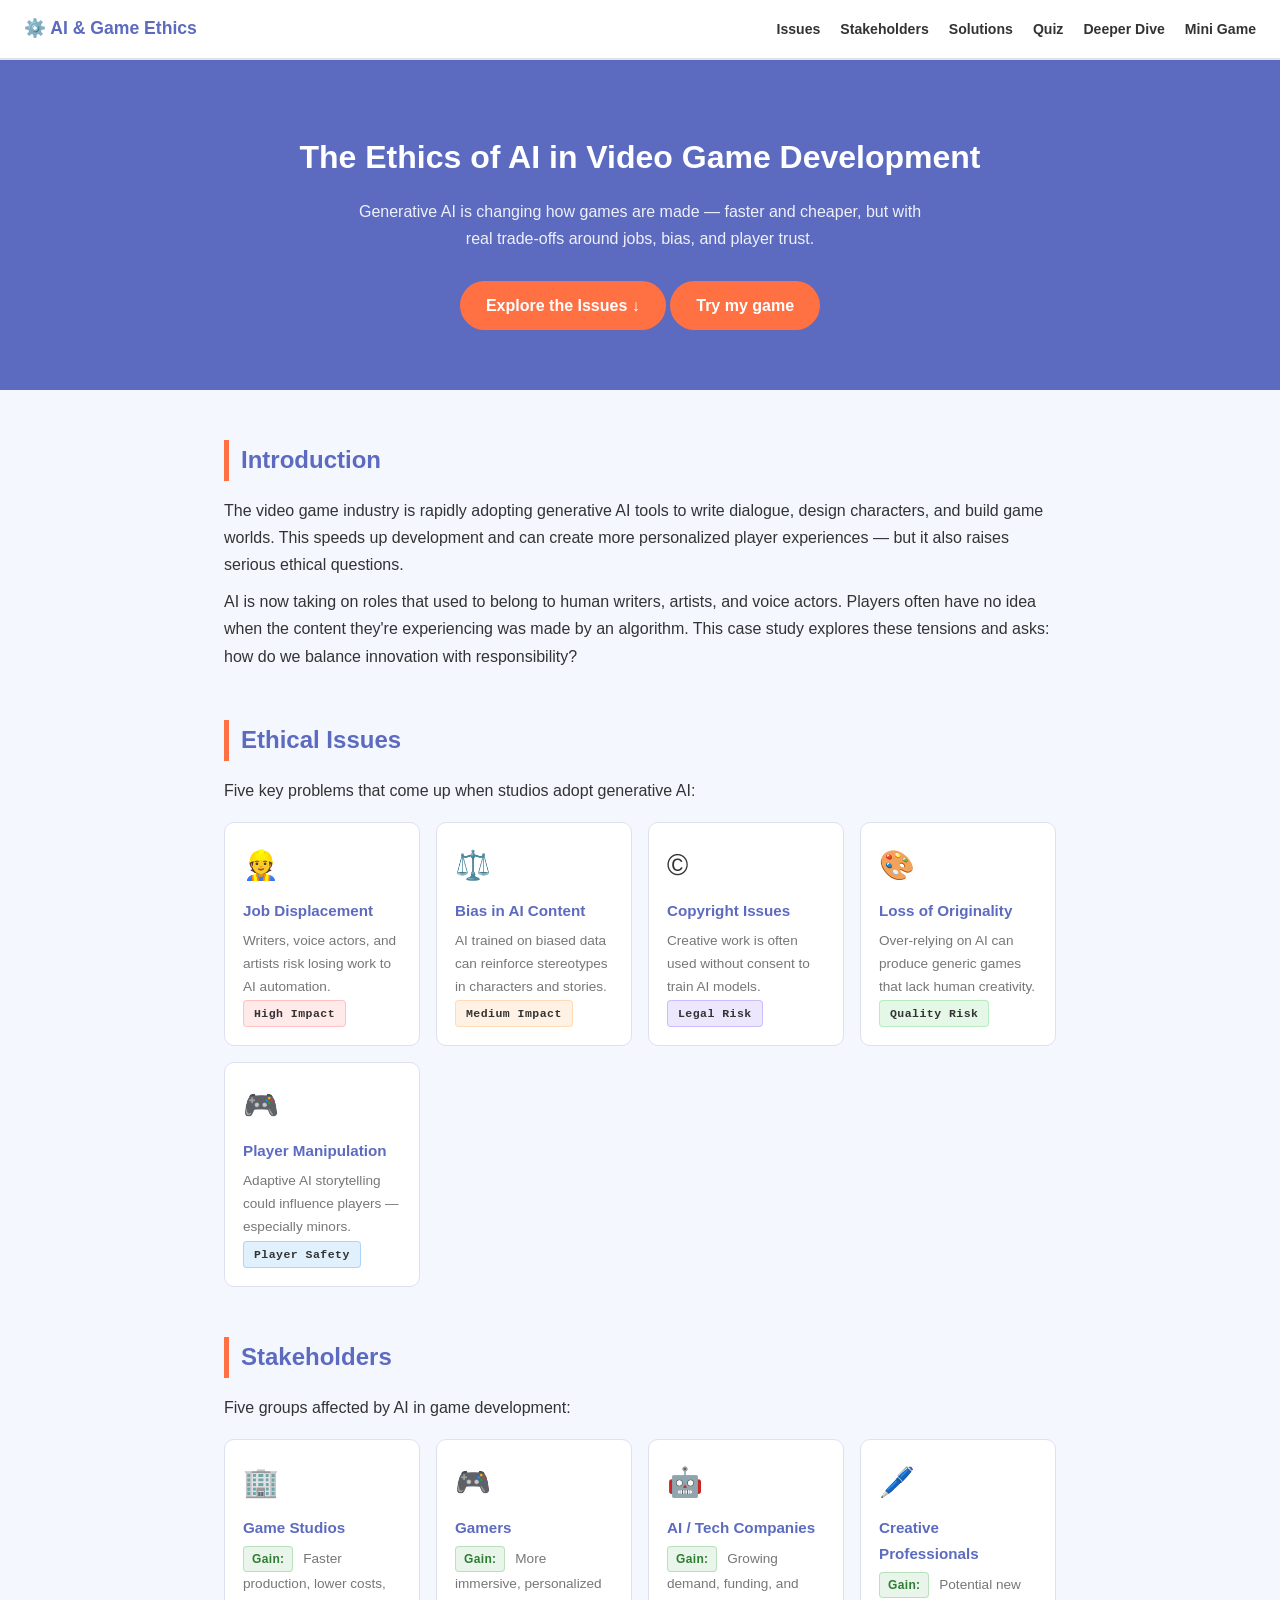
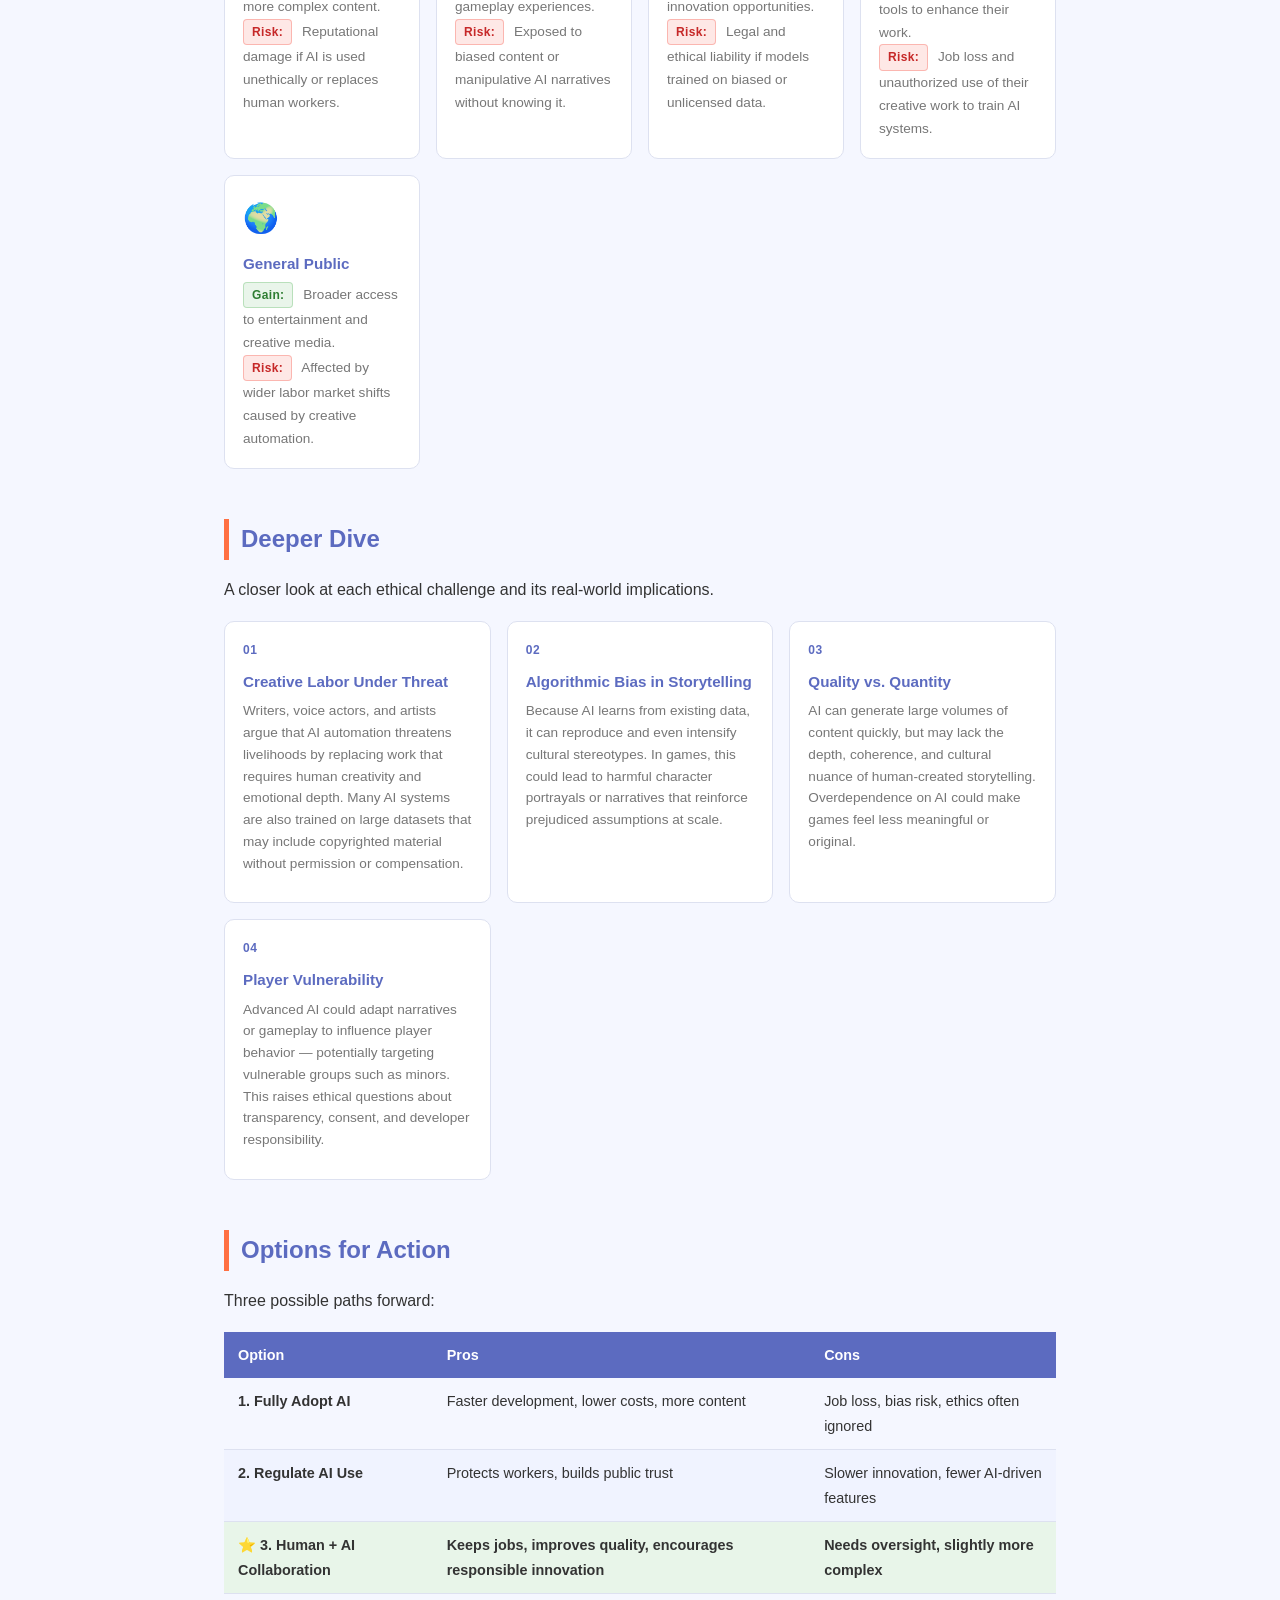
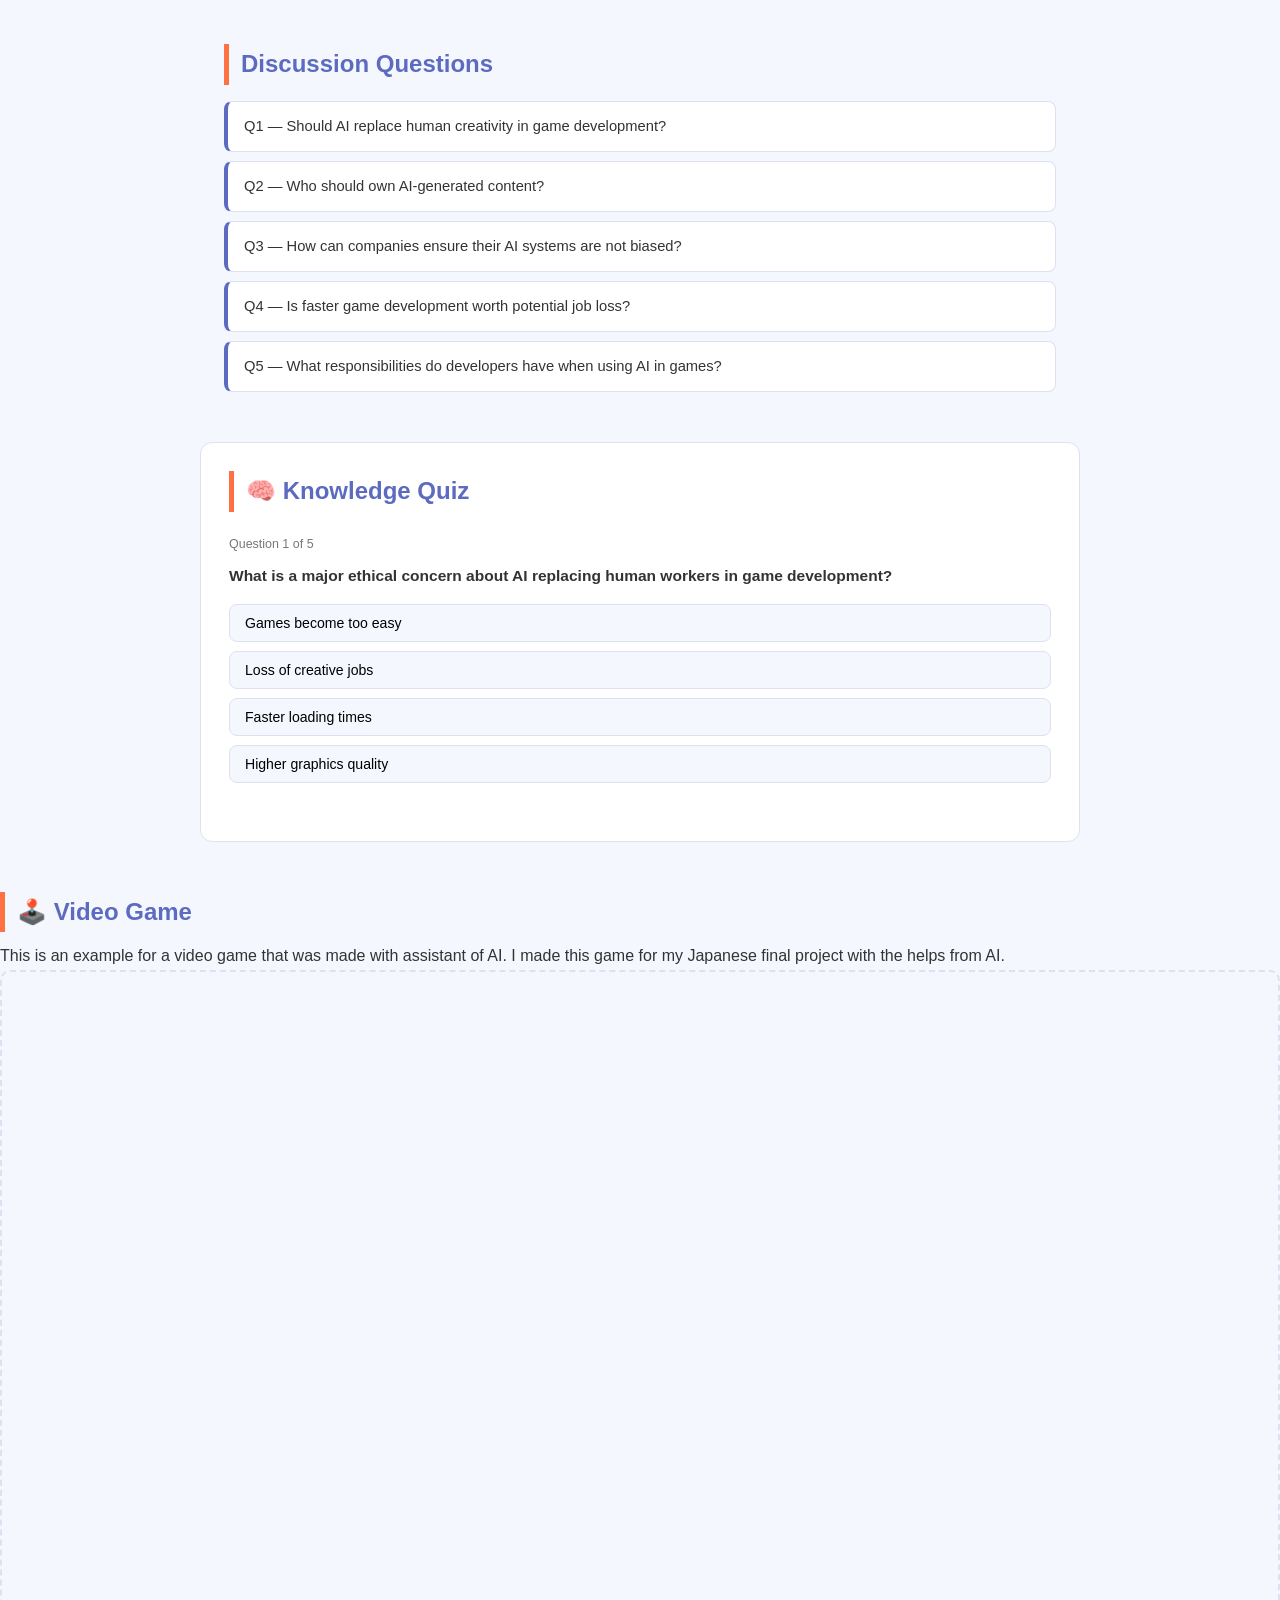
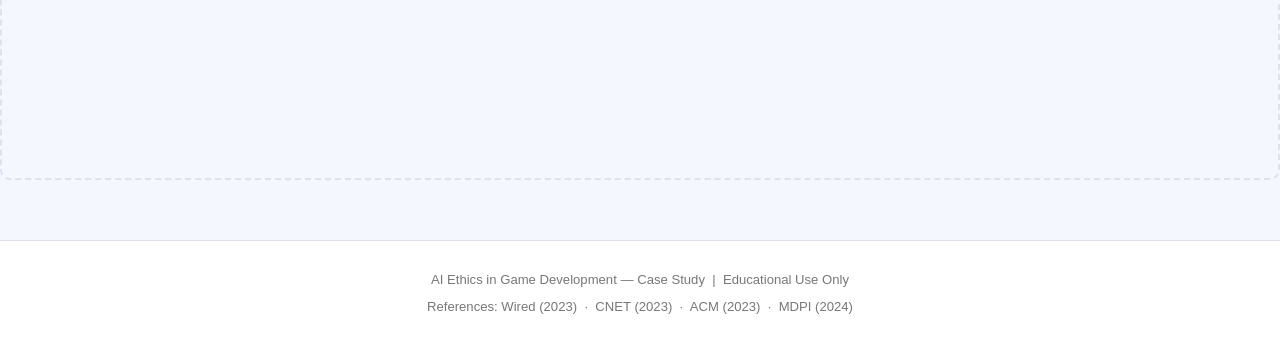
<file: index.html>
<!DOCTYPE html>
<html lang="en">
<head>
  <meta charset="UTF-8" />
  <meta name="viewport" content="width=device-width, initial-scale=1.0" />
  <title>AI Ethics in Game Development</title>

  <link href="style.css" rel="stylesheet" />
</head>
<body>

  <!-- NAVIGATION BAR -->
  <nav>
    <a href="#" class="nav-logo">⚙️ AI & Game Ethics</a>
    <ul class="nav-links">
      <li><a href="#issues">Issues</a></li>
      <li><a href="#stakeholders">Stakeholders</a></li>
      <li><a href="#solutions">Solutions</a></li>
      <li><a href="#quiz">Quiz</a></li>
      <li><a href="#deep-dive">Deeper Dive</a></li>
      <li><a href="game.html">Mini Game</a></li>
    </ul>
  </nav>


  <!-- BANNER -->
  <div class="banner">
    <h1>The Ethics of AI in Video Game Development</h1>
    <p>
      Generative AI is changing how games are made — faster and cheaper, but with
      real trade-offs around jobs, bias, and player trust.
    </p>
    <a href="#issues" class="banner-btn">Explore the Issues ↓</a>
    <a href="game.html" class="banner-btn">Try my game</a>
  </div>


  <!-- INTRODUCTION -->
  <section id="intro">
    <h2>Introduction</h2>
    <p>
      The video game industry is rapidly adopting generative AI tools to write dialogue,
      design characters, and build game worlds. This speeds up development and can create
      more personalized player experiences — but it also raises serious ethical questions.
    </p>
    <p>
      AI is now taking on roles that used to belong to human writers, artists, and voice
      actors. Players often have no idea when the content they're experiencing was made by
      an algorithm. This case study explores these tensions and asks: how do we balance
      innovation with responsibility?
    </p>
  </section>


  <!-- ETHICAL ISSUES -->
  <section id="issues">
    <h2>Ethical Issues</h2>
    <p>Five key problems that come up when studios adopt generative AI:</p>
    <div class="card-grid">
      <div class="card">
        <div class="icon">👷</div>
        <h3>Job Displacement</h3>
        <p>Writers, voice actors, and artists risk losing work to AI automation.</p>
        <span class="feature-tag tag-red">High Impact</span>
      </div>
      <div class="card">
        <div class="icon">⚖️</div>
        <h3>Bias in AI Content</h3>
        <p>AI trained on biased data can reinforce stereotypes in characters and stories.</p>
        <span class="feature-tag tag-orange">Medium Impact</span>
      </div>
      <div class="card">
        <div class="icon">©️</div>
        <h3>Copyright Issues</h3>
        <p>Creative work is often used without consent to train AI models.</p>
        <span class="feature-tag tag-purple">Legal Risk</span>
      </div>
      <div class="card">
        <div class="icon">🎨</div>
        <h3>Loss of Originality</h3>
        <p>Over-relying on AI can produce generic games that lack human creativity.</p>
        <span class="feature-tag tag-green">Quality Risk</span>
      </div>
      <div class="card">
        <div class="icon">🎮</div>
        <h3>Player Manipulation</h3>
        <p>Adaptive AI storytelling could influence players — especially minors.</p>
        <span class="feature-tag tag-blue">Player Safety</span>
      </div>
    </div>
  </section>


  <!-- STAKEHOLDERS -->
  <section id="stakeholders">
    <h2>Stakeholders</h2>
    <p>Five groups affected by AI in game development:</p>
    <div class="card-grid">
      <div class="card">
        <div class="icon">🏢</div>
        <h3>Game Studios</h3>
        <p><span class="label gain">Gain:</span> Faster production, lower costs, more complex content.</p>
        <p><span class="label risk">Risk:</span> Reputational damage if AI is used unethically or replaces human workers.</p>
      </div>
      <div class="card">
        <div class="icon">🎮</div>
        <h3>Gamers</h3>
        <p><span class="label gain">Gain:</span> More immersive, personalized gameplay experiences.</p>
        <p><span class="label risk">Risk:</span> Exposed to biased content or manipulative AI narratives without knowing it.</p>
      </div>
      <div class="card">
        <div class="icon">🤖</div>
        <h3>AI / Tech Companies</h3>
        <p><span class="label gain">Gain:</span> Growing demand, funding, and innovation opportunities.</p>
        <p><span class="label risk">Risk:</span> Legal and ethical liability if models trained on biased or unlicensed data.</p>
      </div>
      <div class="card">
        <div class="icon">🖊️</div>
        <h3>Creative Professionals</h3>
        <p><span class="label gain">Gain:</span> Potential new tools to enhance their work.</p>
        <p><span class="label risk">Risk:</span> Job loss and unauthorized use of their creative work to train AI systems.</p>
      </div>
      <div class="card">
        <div class="icon">🌍</div>
        <h3>General Public</h3>
        <p><span class="label gain">Gain:</span> Broader access to entertainment and creative media.</p>
        <p><span class="label risk">Risk:</span> Affected by wider labor market shifts caused by creative automation.</p>
      </div>
    </div>
  </section>


  <!-- DEEP DIVE -->
  <section class="deep-dive-section" id="deep-dive">
    <div class="deep-dive-inner">
        <div class="section-header reveal">
            <h2>Deeper Dive</h2>
            <p>A closer look at each ethical challenge and its real-world implications.</p>
        </div>
        <div class="deep-dive-grid">
            <div class="dd-card reveal">
                <div class="dd-number">01</div>
                <h4>Creative Labor Under Threat</h4>
                <p>Writers, voice actors, and artists argue that AI automation threatens livelihoods by replacing work that requires human creativity and emotional depth. Many AI systems are also trained on large datasets that may include copyrighted material without permission or compensation.</p>
            </div>
            <div class="dd-card reveal">
                <div class="dd-number">02</div>
                <h4>Algorithmic Bias in Storytelling</h4>
                <p>Because AI learns from existing data, it can reproduce and even intensify cultural stereotypes. In games, this could lead to harmful character portrayals or narratives that reinforce prejudiced assumptions at scale.</p>
            </div>
            <div class="dd-card reveal">
                <div class="dd-number">03</div>
                <h4>Quality vs. Quantity</h4>
                <p>AI can generate large volumes of content quickly, but may lack the depth, coherence, and cultural nuance of human-created storytelling. Overdependence on AI could make games feel less meaningful or original.</p>
            </div>
            <div class="dd-card reveal">
                <div class="dd-number">04</div>
                <h4>Player Vulnerability</h4>
                <p>Advanced AI could adapt narratives or gameplay to influence player behavior — potentially targeting vulnerable groups such as minors. This raises ethical questions about transparency, consent, and developer responsibility.</p>
            </div>
        </div>
    </div>
</section>


  <!-- SOLUTIONS -->
  <section id="solutions">
    <h2>Options for Action</h2>
    <p>Three possible paths forward:</p>
    <table class="options-table">
      <thead>
        <tr>
          <th>Option</th>
          <th>Pros</th>
          <th>Cons</th>
        </tr>
      </thead>
      <tbody>
        <tr>
          <td><strong>1. Fully Adopt AI</strong></td>
          <td>Faster development, lower costs, more content</td>
          <td>Job loss, bias risk, ethics often ignored</td>
        </tr>
        <tr>
          <td><strong>2. Regulate AI Use</strong></td>
          <td>Protects workers, builds public trust</td>
          <td>Slower innovation, fewer AI-driven features</td>
        </tr>
        <tr class="best">
          <td>⭐ <strong>3. Human + AI Collaboration</strong></td>
          <td>Keeps jobs, improves quality, encourages responsible innovation</td>
          <td>Needs oversight, slightly more complex</td>
        </tr>
      </tbody>
    </table>
  </section>


  <!-- DISCUSSION QUESTIONS -->
  <section id="discussion">
    <h2>Discussion Questions</h2>
    <ul class="q-list">
      <li>Q1 — Should AI replace human creativity in game development?</li>
      <li>Q2 — Who should own AI-generated content?</li>
      <li>Q3 — How can companies ensure their AI systems are not biased?</li>
      <li>Q4 — Is faster game development worth potential job loss?</li>
      <li>Q5 — What responsibilities do developers have when using AI in games?</li>
    </ul>
  </section>


  <!-- QUIZ -->
  <div id="quiz">
    <h2>🧠 Knowledge Quiz</h2>

    <div class="quiz-q active">
      <div class="quiz-progress">Question 1 of 5</div>
      <p class="question">What is a major ethical concern about AI replacing human workers in game development?</p>
      <ul class="answer-list">
        <li><button data-correct="false">Games become too easy</button></li>
        <li><button data-correct="true">Loss of creative jobs</button></li>
        <li><button data-correct="false">Faster loading times</button></li>
        <li><button data-correct="false">Higher graphics quality</button></li>
      </ul>
      <div class="q-feedback"></div>
      <button class="next-btn">Next →</button>
    </div>

    <div class="quiz-q">
      <div class="quiz-progress">Question 2 of 5</div>
      <p class="question">Why is bias in AI-generated content a problem?</p>
      <ul class="answer-list">
        <li><button data-correct="false">It makes games run slower</button></li>
        <li><button data-correct="false">It increases development costs</button></li>
        <li><button data-correct="false">It removes sound effects</button></li>
        <li><button data-correct="true">It can reinforce stereotypes in characters and stories</button></li>
      </ul>
      <div class="q-feedback"></div>
      <button class="next-btn">Next →</button>
    </div>

    <div class="quiz-q">
      <div class="quiz-progress">Question 3 of 5</div>
      <p class="question">What is a balanced approach to using AI in game development?</p>
      <ul class="answer-list">
        <li><button data-correct="false">Completely banning AI</button></li>
        <li><button data-correct="false">Letting AI do everything</button></li>
        <li><button data-correct="true">Combining AI with human creativity</button></li>
        <li><button data-correct="false">Ignoring ethical concerns</button></li>
      </ul>
      <div class="q-feedback"></div>
      <button class="next-btn">Next →</button>
    </div>

    <div class="quiz-q">
      <div class="quiz-progress">Question 4 of 5</div>
      <p class="question">What is one major way AI is used in modern video games?</p>
      <ul class="answer-list">
        <li><button data-correct="false">Only fixing bugs</button></li>
        <li><button data-correct="true">Generating dialogue and storylines</button></li>
        <li><button data-correct="false">Designing hardware</button></li>
        <li><button data-correct="false">Managing internet connections</button></li>
      </ul>
      <div class="q-feedback"></div>
      <button class="next-btn">Next →</button>
    </div>

    <div class="quiz-q">
      <div class="quiz-progress">Question 5 of 5</div>
      <p class="question">Which group is most at risk due to AI in game development?</p>
      <ul class="answer-list">
        <li><button data-correct="false">Internet providers</button></li>
        <li><button data-correct="false">Game console manufacturers</button></li>
        <li><button data-correct="true">Creative professionals (writers, artists, voice actors)</button></li>
        <li><button data-correct="false">Players only</button></li>
      </ul>
      <div class="q-feedback"></div>
      <button class="next-btn">See Results →</button>
    </div>

    <div id="quiz-results">
      <div class="result-emoji" id="result-emoji">🎉</div>
      <div class="result-score" id="result-score">0 / 5</div>
      <p id="result-msg"></p>
      <button id="retake-btn">Retake Quiz</button>
    </div>
  </div>


  <!-- MINI GAME -->
  <div id="mini-game">
    <h2>🕹️ Video Game</h2>
    <p>This is an example for a video game that was made with assistant of AI. I made this game for my Japanese final project with the helps from AI.</p>
  <!-- Game hosted on Itch.io from my other project -->
    <div id="game-area">
      <iframe frameborder="0"
      src="https://itch.io/embed-upload/13663703?color=f2d8d8" 
      allowfullscreen="" width="100%" height="100%">
      <a href="https://jvee313107.itch.io/momotarou-the-last-guardian">
        Play Momotarou: The Last Guardian on itch.io</a>
      </iframe>
    </div>
  </div>


  <!-- FOOTER -->
  <footer>
    <p>AI Ethics in Game Development — Case Study &nbsp;|&nbsp; Educational Use Only</p>
    <p>References: Wired (2023) &nbsp;·&nbsp; CNET (2023) &nbsp;·&nbsp; ACM (2023) &nbsp;·&nbsp; MDPI (2024)</p>
  </footer>


  <!-- JAVASCRIPT -->
  <script>
    /* ---- QUIZ LOGIC ---- */
    const quizQuestions = document.querySelectorAll('.quiz-q');
    const quizResults   = document.getElementById('quiz-results');
    let quizScore = 0;

    function resetQuiz() {
      quizScore = 0;
      quizResults.style.display = 'none';
      quizQuestions.forEach((q, i) => {
        q.classList.toggle('active', i === 0);
        q.querySelectorAll('button[data-correct]').forEach(btn => {
          btn.disabled = false;
          btn.className = '';
        });
        q.querySelector('.q-feedback').textContent = '';
        q.querySelector('.q-feedback').className = 'q-feedback';
        q.querySelector('.next-btn').style.display = 'none';
      });
    }

    quizQuestions.forEach((q, qi) => {
      const buttons  = q.querySelectorAll('button[data-correct]');
      const feedback = q.querySelector('.q-feedback');
      const nextBtn  = q.querySelector('.next-btn');

      buttons.forEach(btn => {
        btn.addEventListener('click', () => {
          buttons.forEach(b => b.disabled = true);
          const correct = btn.dataset.correct === 'true';
          if (correct) {
            btn.classList.add('correct');
            feedback.textContent = '✓ Correct!';
            feedback.className = 'q-feedback correct';
            quizScore++;
          } else {
            btn.classList.add('wrong');
            feedback.textContent = '✗ Not quite!';
            feedback.className = 'q-feedback wrong';
            buttons.forEach(b => { if (b.dataset.correct === 'true') b.classList.add('correct'); });
          }
          nextBtn.style.display = 'inline-block';
        });
      });

      nextBtn.addEventListener('click', () => {
        if (qi + 1 < quizQuestions.length) {
          q.classList.remove('active');
          quizQuestions[qi + 1].classList.add('active');
        } else {
          quizQuestions.forEach(q => q.classList.remove('active'));
          document.getElementById('result-emoji').textContent =
            quizScore === 5 ? '🏆' : quizScore >= 3 ? '🎉' : '📚';
          document.getElementById('result-score').textContent = quizScore + ' / 5';
          document.getElementById('result-msg').textContent =
            quizScore === 5 ? 'Perfect! You know your AI ethics.' :
            quizScore >= 3 ? 'Good job! Review any you missed.' :
            'Keep studying — re-read the sections above and try again!';
          quizResults.style.display = 'block';
        }
      });
    });

    document.getElementById('retake-btn').addEventListener('click', resetQuiz);
    resetQuiz();
  </script>

</body>
</html>
</file>
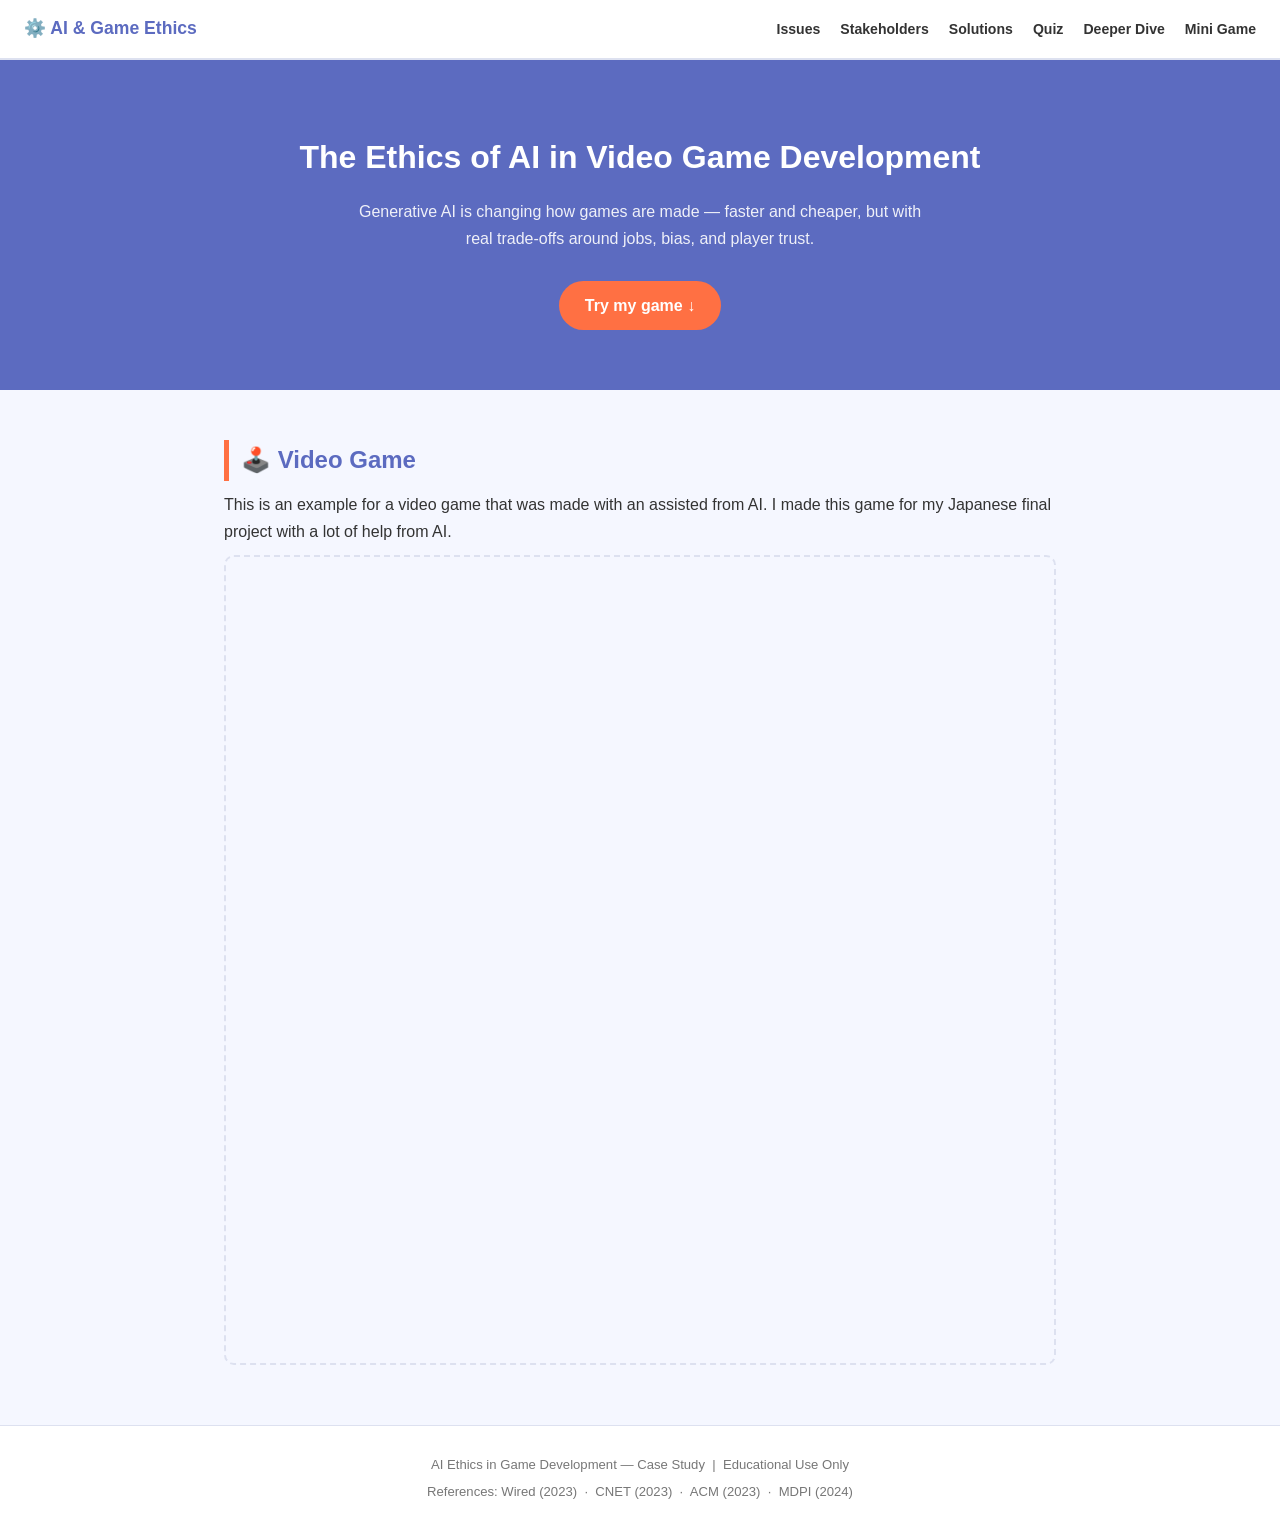
<file: game.html>
<!DOCTYPE html>
<html lang="en">
<head>
  <meta charset="UTF-8" />
  <meta name="viewport" content="width=device-width, initial-scale=1.0" />
  <title>AI Ethics in Game Development</title>

  <link href="style.css" rel="stylesheet" />
</head>
<body>

  <!-- NAVIGATION BAR -->
  <nav>
    <a href="index.html" class="nav-logo">⚙️ AI & Game Ethics</a>
    <ul class="nav-links">
      <li><a href="index.html#issues">Issues</a></li>
      <li><a href="index.html#stakeholders">Stakeholders</a></li>
      <li><a href="index.html#solutions">Solutions</a></li>
      <li><a href="index.html#quiz" >Quiz</a></li>
      <li><a href="index.html#deep-dive">Deeper Dive</a></li>
      <li><a href="game.html#game">Mini Game</a></li>
    </ul>
  </nav>


  <!-- BANNER -->
  <div class="banner">
    <h1>The Ethics of AI in Video Game Development</h1>
    <p>
      Generative AI is changing how games are made — faster and cheaper, but with
      real trade-offs around jobs, bias, and player trust.
    </p>
    <a href="#game" class="banner-btn">Try my game ↓</a>
  </div>

  <!-- MINI GAME -->
<section id="game">
  <div id="mini-game">
    <h2>🕹️ Video Game</h2>
    <p>This is an example for a video game that was made with an assisted from AI. I made this game for my Japanese final project with a lot of help from AI.</p>
  <!-- Game hosted on Itch.io from my other project -->
    <div id="game-area">
      <iframe frameborder="0"
      src="https://itch.io/embed-upload/13663703?color=f2d8d8" 
      allowfullscreen="" width="100%" height="100%">
      <a href="https://jvee313107.itch.io/momotarou-the-last-guardian">
        Play Momotarou: The Last Guardian on itch.io</a>
      </iframe>
    </div>
  </div>
</section>


  <!-- FOOTER -->
  <footer>
    <p>AI Ethics in Game Development — Case Study &nbsp;|&nbsp; Educational Use Only</p>
    <p>References: Wired (2023) &nbsp;·&nbsp; CNET (2023) &nbsp;·&nbsp; ACM (2023) &nbsp;·&nbsp; MDPI (2024)</p>
  </footer>

</body>
</html>
</file>
<file: style.css>
/* == Change these to restyle the page == */
    :root {
      --bg:      #f5f7ff;
      --white:   #ffffff;
      --primary: #5c6bc0;
      --accent:  #ff7043;
      --text:    #333333;
      --muted:   #777777;
      --border:  #dde1f0;
      --correct: #4caf50;
      --wrong:   #f44336;
    }

    /* == LABEL == */
    .label {
      display: inline-block;
      font-size: 0.75rem;
      font-weight: 700;
      padding: 2px 8px;
      border-radius: 4px;
      margin-right: 6px;
      letter-spacing: 0.03em;
    }
    
    /* Gain = green (positive) */
    .label.gain {
      background: rgba(76, 175, 80, 0.12);
      color: #2e7d32;
      border: 1px solid rgba(76, 175, 80, 0.3);
    }
    
    /* Risk = red (warning) */
    .label.risk {
      background: rgba(244, 67, 54, 0.12);
      color: #c62828;
      border: 1px solid rgba(244, 67, 54, 0.3);
    }
    
    /* == BASE == */
    * { box-sizing: border-box; margin: 0; padding: 0; }

    body {
      font-family: 'Poppins', sans-serif;
      background: var(--bg);
      color: var(--text);
      line-height: 1.7;
    }

    a { color: var(--primary); }

    html {
        scroll-behavior: smooth;
      }

    /* == NAVBAR == */
    nav {
      background: var(--white);
      border-bottom: 2px solid var(--border);
      padding: 14px 24px;
      display: flex;
      justify-content: space-between;
      align-items: center;
      position: sticky;
      top: 0;
      z-index: 100;
    }

    .nav-logo {
      font-size: 1.1rem;
      font-weight: 700;
      color: var(--primary);
      text-decoration: none;
    }

    .nav-links {
      list-style: none;
      display: flex;
      gap: 20px;
    }

    .nav-links a {
      text-decoration: none;
      font-size: 0.88rem;
      font-weight: 600;
      color: var(--text);
      transition: color 0.2s;
    }

    .nav-links a:hover { color: var(--primary); }

    /* == Banner Section == */
    .banner {
      background: var(--primary);
      color: white;
      text-align: center;
      padding: 70px 24px 60px;
    }

    .banner h1 { font-size: 2rem; margin-bottom: 14px; }

    .banner p {
      font-size: 1rem;
      max-width: 580px;
      margin: 0 auto 28px;
      opacity: 0.9;
    }

    .banner-btn {
      background: var(--accent);
      color: white;
      text-decoration: none;
      padding: 11px 26px;
      border-radius: 30px;
      font-weight: 700;
      display: inline-block;
      transition: opacity 0.2s;
    }

    .banner-btn:hover { opacity: 0.85; }

    /* == SECTIONS == */
    section {
      max-width: 880px;
      margin: 50px auto;
      padding: 0 24px;
    }

    section h2 {
      font-size: 1.5rem;
      color: var(--primary);
      border-left: 5px solid var(--accent);
      padding-left: 12px;
      margin-bottom: 16px;
    }

    section p { margin-bottom: 10px; }

    /* == CARDS == */
    .card-grid {
      display: grid;
      grid-template-columns: repeat(auto-fit, minmax(180px, 1fr));
      gap: 16px;
      margin-top: 18px;
    }

    .card {
      background: var(--white);
      border: 1px solid var(--border);
      border-radius: 10px;
      padding: 18px;
      transition: box-shadow 0.2s, transform 0.2s;
    }

    .card:hover {
      box-shadow: 0 6px 18px rgba(0,0,0,0.08);
      transform: translateY(-3px);
    }

    .card .icon { font-size: 1.8rem; margin-bottom: 8px; }

    .card h3 { font-size: 0.95rem; color: var(--primary); margin-bottom: 5px; }

    .card p { font-size: 0.85rem; color: var(--muted); margin: 0; }

    .feature-tag {
      display: inline-block;
      font-size: 0.72rem;
      font-family: 'Space Mono', monospace;
      padding: 3px 10px;
      border-radius: 4px;
      font-weight: 700;
      letter-spacing: 0.04em;
  }
  .tag-red { background: rgba(255,107,107,0.15); color: var(--red); border: 1px solid rgba(255,107,107,0.3); }
  .tag-orange { background: rgba(255,169,77,0.15); color: var(--orange); border: 1px solid rgba(255,169,77,0.3); }
  .tag-purple { background: rgba(132,94,247,0.15); color: var(--purple); border: 1px solid rgba(132,94,247,0.3); }
  .tag-green { background: rgba(81,207,102,0.15); color: var(--green); border: 1px solid rgba(81,207,102,0.3); }
  .tag-blue { background: rgba(51,154,240,0.15); color: var(--blue); border: 1px solid rgba(51,154,240,0.3); }

/* == DEEP DIVE == */

.deep-dive-section {
  max-width: 880px;
  margin: 50px auto;
  padding: 0 24px;
}

.deep-dive-inner {
  width: 100%;
}

.deep-dive-grid {
  display: grid;
  grid-template-columns: repeat(auto-fit, minmax(220px, 1fr));
  gap: 16px;
  margin-top: 18px;
}

.dd-card {
  background: var(--white);
  border: 1px solid var(--border);
  border-radius: 10px;
  padding: 18px;
  transition: box-shadow 0.2s, transform 0.2s;
}

.dd-card:hover {
  box-shadow: 0 6px 18px rgba(0,0,0,0.08);
  transform: translateY(-3px);
}

.dd-number {
  font-size: 0.75rem;
  font-weight: 700;
  color: var(--primary);
  margin-bottom: 8px;
  letter-spacing: 0.05em;
}

.dd-card h4 {
  font-size: 0.95rem;
  color: var(--primary);
  margin-bottom: 6px;
}

.dd-card p {
  font-size: 0.85rem;
  color: var(--muted);
  line-height: 1.6;
}
    /* == OPTIONS TABLE == */
    .options-table {
      width: 100%;
      border-collapse: collapse;
      margin-top: 18px;
      font-size: 0.9rem;
    }

    .options-table th {
      background: var(--primary);
      color: white;
      padding: 11px 14px;
      text-align: left;
    }

    .options-table td {
      padding: 11px 14px;
      border-bottom: 1px solid var(--border);
      vertical-align: top;
    }

    .options-table tr:nth-child(even) { background: #f0f3ff; }
    .options-table tr.best td { background: #e8f5e9; font-weight: 600; }

    /* == DISCUSSION QUESTIONS == */
    .q-list {
      list-style: none;
      margin-top: 14px;
      display: flex;
      flex-direction: column;
      gap: 9px;
    }

    .q-list li {
      background: var(--white);
      border: 1px solid var(--border);
      border-left: 4px solid var(--primary);
      border-radius: 8px;
      padding: 12px 16px;
      font-size: 0.92rem;
    }

    /* == QUIZ == */
    #quiz {
      background: var(--white);
      border: 1px solid var(--border);
      border-radius: 12px;
      padding: 28px;
      max-width: 880px;
      margin: 50px auto;
    }

    #quiz h2 {
      font-size: 1.5rem;
      color: var(--primary);
      border-left: 5px solid var(--accent);
      padding-left: 12px;
      margin-bottom: 22px;
    }

    .quiz-q { display: none; }
    .quiz-q.active { display: block; }

    .quiz-progress { font-size: 0.78rem; color: var(--muted); margin-bottom: 8px; }

    .quiz-q .question { font-weight: 600; font-size: 0.97rem; margin-bottom: 14px; }

    .answer-list { list-style: none; display: flex; flex-direction: column; gap: 9px; }

    .answer-list button {
      width: 100%;
      text-align: left;
      padding: 10px 15px;
      border: 1px solid var(--border);
      border-radius: 8px;
      background: var(--bg);
      font-family: 'Poppins', sans-serif;
      font-size: 0.88rem;
      cursor: pointer;
      transition: border-color 0.2s, background 0.2s;
    }

    .answer-list button:hover:not(:disabled) {
      border-color: var(--primary);
      background: #eef0ff;
    }

    .answer-list button.correct { background: #e8f5e9; border-color: var(--correct); color: #2e7d32; font-weight: 600; }
    .answer-list button.wrong   { background: #ffebee; border-color: var(--wrong);   color: #c62828; }

    .q-feedback { margin-top: 10px; font-size: 0.88rem; font-weight: 600; min-height: 20px; }
    .q-feedback.correct { color: var(--correct); }
    .q-feedback.wrong   { color: var(--wrong); }

    .next-btn {
      margin-top: 14px;
      background: var(--primary);
      color: white;
      border: none;
      padding: 9px 22px;
      border-radius: 8px;
      font-family: 'Poppins', sans-serif;
      font-size: 0.88rem;
      font-weight: 600;
      cursor: pointer;
      display: none;
    }

    .next-btn:hover { opacity: 0.85; }

    #quiz-results {
      display: none;
      text-align: center;
      padding: 16px 0;
    }

    #quiz-results .result-emoji { font-size: 2.4rem; }

    #quiz-results .result-score {
      font-size: 2.8rem;
      font-weight: 700;
      color: var(--primary);
      margin: 8px 0;
    }

    #quiz-results p { color: var(--muted); margin-bottom: 18px; }

    #retake-btn {
      background: var(--accent);
      color: white;
      border: none;
      padding: 9px 24px;
      border-radius: 8px;
      font-family: 'Poppins', sans-serif;
      font-size: 0.92rem;
      font-weight: 700;
      cursor: pointer;
    }

    /* == MINI GAME AREA == */

    #mini-game h2 {
      font-size: 1.5rem;
      color: var(--primary);
      border-left: 5px solid var(--accent);
      padding-left: 12px;
      margin-bottom: 10px;
    }


    #game-area {
      background: var(--bg);
      border: 2px dashed var(--border);
      border-radius: 10px;
      height: 90vh;
      min-height: 220px;
      display: flex;
      align-items: center;
      justify-content: center;
      color: var(--muted);
      font-size: 0.9rem;
      overflow: idden;
    }

    /* == FOOTER == */
    footer {
      text-align: center;
      padding: 28px 24px;
      background: var(--white);
      border-top: 1px solid var(--border);
      color: var(--muted);
      font-size: 0.82rem;
      margin-top: 60px;
    }

    footer p + p { margin-top: 5px; }

    /* == RESPONSIVE == */
    @media (max-width: 640px) {
      .nav-links { gap: 10px; }
      .banner h1  { font-size: 1.5rem; }
      .card-grid { grid-template-columns: 1fr 1fr; }
    }
</file>
